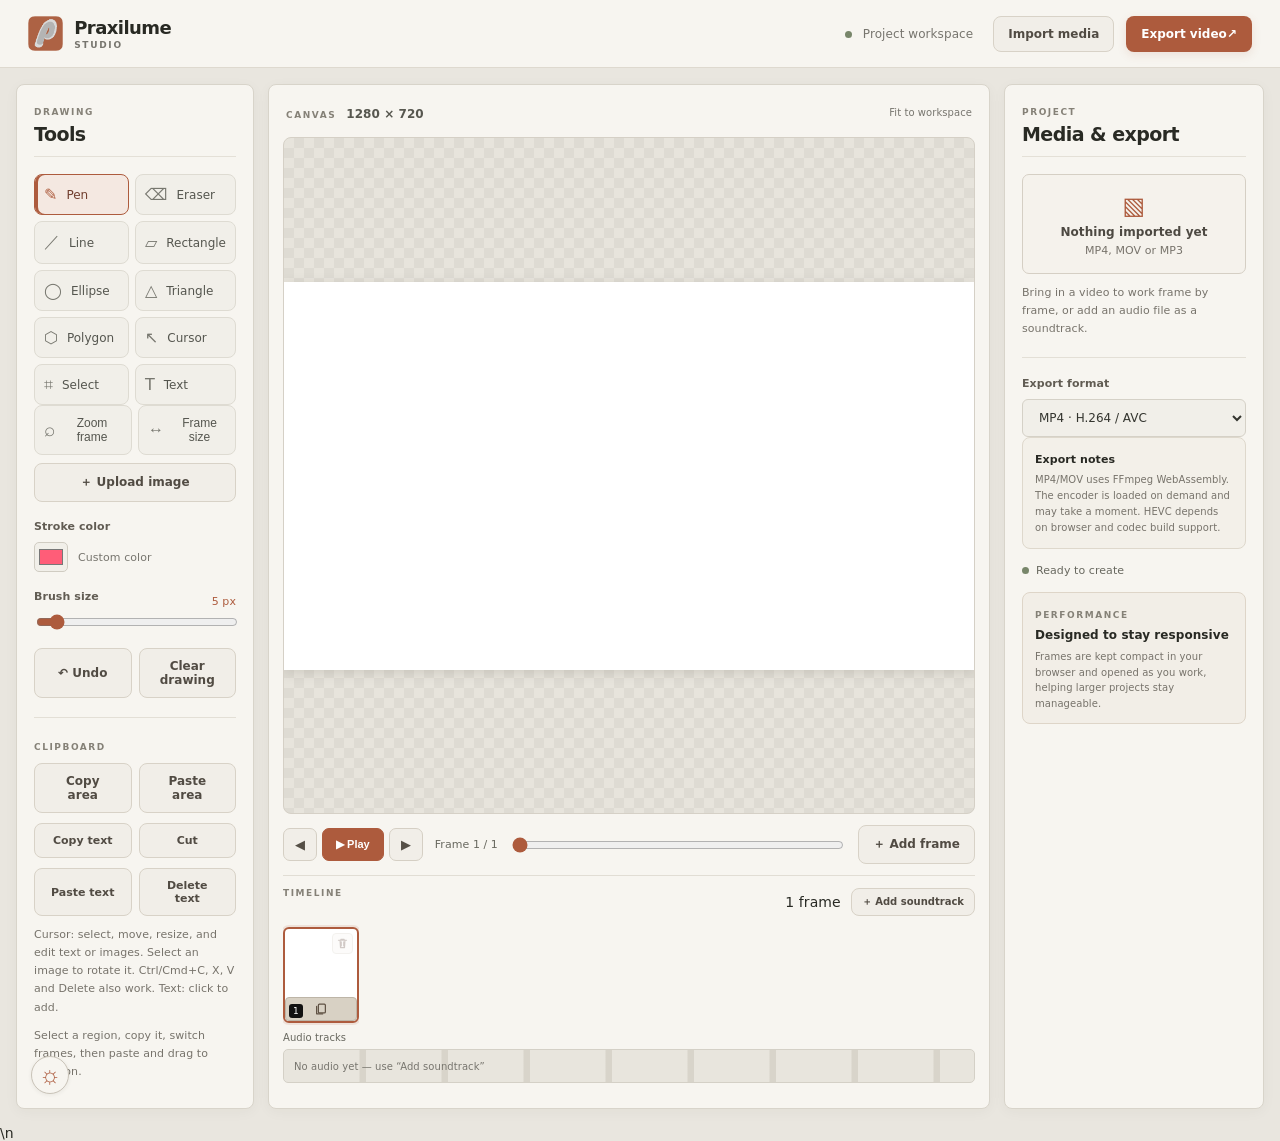
<file: index.html>
<!doctype html>
<html lang="en">
<head>
  <meta charset="utf-8">
  <meta name="viewport" content="width=device-width,initial-scale=1">
  <meta name="theme-color" content="#e9e6df">
  <title>Praxilume — Animation Studio</title>
  <link rel="icon" type="image/png" href="icon.png">
  <link rel="apple-touch-icon" href="icon.png">
  <link rel="stylesheet" href="styles.css">
</head>
<body>
  <header class="topbar">
    <a class="brand" href="#" aria-label="Praxilume home"><img class="brand-mark" src="icon.png" alt=""><span>Praxilume <small>STUDIO</small></span></a>
    <div class="top-actions">
      <span class="project-status"><i></i> Project workspace</span>
      <button class="button button-secondary" id="open">Import media</button>
      <input id="file" type="file" accept="video/*" hidden><input id="audio-file" type="file" accept="audio/*,.mp3,.wav,.m4a,.aac,.ogg,.flac" hidden>
      <button class="button button-primary" id="export"><span>Export video</span><span aria-hidden="true">↗</span></button>
    </div>
  </header>
  <main class="app-shell">
    <aside class="panel tool-panel">
      <div class="panel-heading"><div><span class="eyebrow">DRAWING</span><h2>Tools</h2></div></div>
      <div class="tool-grid">
        <button class="tool active" data-tool="pen"><span>✎</span>Pen</button>
        <button class="tool" data-tool="eraser"><span>⌫</span>Eraser</button>
        <button class="tool" data-tool="line"><span>／</span>Line</button>
        <button class="tool" data-tool="rect"><span>▱</span>Rectangle</button>
        <button class="tool" data-tool="ellipse"><span>◯</span>Ellipse</button><button class="tool" data-tool="triangle"><span>△</span>Triangle</button><button class="tool" data-tool="polygon"><span>⬡</span>Polygon</button>
        <button class="tool" data-tool="cursor"><span>↖</span>Cursor</button><button class="tool" data-tool="select"><span>⌗</span>Select</button><button class="tool" data-tool="text"><span>T</span>Text</button>
      </div>
      <input id="image-file" type="file" accept="image/*" hidden><div class="tool-grid zoom-size-tools"><button class="tool zoom-frame-button" id="zoom-frame" type="button" aria-pressed="false"><span aria-hidden="true" class="zoom-icon">⌕</span>Zoom frame</button><button class="tool frame-size-button" id="frame-size" type="button" aria-pressed="false"><span aria-hidden="true">↔</span>Frame size</button></div><button class="button button-secondary image-upload-button" id="image-upload">＋ Upload image</button>
      <div class="control-group"><label for="color">Stroke color</label><div class="color-row"><input id="color" type="color" value="#ff5d78"><span>Custom color</span></div></div>
      <div class="control-group"><div class="label-row"><label for="size">Brush size</label><output id="size-value">5 px</output></div><input id="size" type="range" min="1" max="60" value="5"></div>
      <div class="button-stack"><button class="button button-secondary" id="undo">↶ Undo</button><button class="button button-secondary" id="clear">Clear drawing</button></div>
      <div class="divider"></div>
      <span class="eyebrow">CLIPBOARD</span>
      <div class="button-row"><button class="button button-secondary" id="copy">Copy area</button><button class="button button-secondary" id="paste">Paste area</button></div><div class="button-row text-actions"><button class="button button-secondary" id="text-copy">Copy text</button><button class="button button-secondary" id="text-cut">Cut</button></div><div class="button-row text-actions"><button class="button button-secondary" id="text-paste">Paste text</button><button class="button button-secondary" id="text-delete">Delete text</button></div>
      <p class="hint">Cursor: select, move, resize, and edit text or images. Select an image to rotate it. Ctrl/Cmd+C, X, V and Delete also work. Text: click to add.</p><p class="hint">Select a region, copy it, switch frames, then paste and drag to position.</p>
      <button id="theme-toggle" class="theme-toggle" type="button" aria-label="Switch to dark mode" title="Switch to dark mode"><span aria-hidden="true">☼</span></button>
    </aside>
    <section class="editor">
      <div class="workspace-toolbar"><div><span class="eyebrow">CANVAS</span><strong id="canvas-label">1280 × 720</strong></div><label class="opacity-control" id="opacity-control" hidden><span id="opacity-label">Opacity</span><input id="object-opacity" type="range" min="0" max="100" value="100"><output id="opacity-value">100%</output></label><div class="perspective-control" id="perspective-control" hidden><label><span>X perspective</span><input id="image-perspective-x" type="range" min="-0.45" max="0.45" step="0.001" value="0"><input id="perspective-x-value" class="perspective-number" type="number" min="-0.45" max="0.45" step="0.001" value="0.000" aria-label="X perspective value"></label><label><span>Y perspective</span><input id="image-perspective-y" type="range" min="-0.45" max="0.45" step="0.001" value="0"><input id="perspective-y-value" class="perspective-number" type="number" min="-0.45" max="0.45" step="0.001" value="0.000" aria-label="Y perspective value"></label></div><label class="shape-fill-control" id="shape-fill-control" hidden><input id="shape-fill" type="checkbox"><span>Fill shape</span></label><label class="polygon-sides-control" id="polygon-sides-control" hidden><span>Sides</span><input id="polygon-sides" type="range" min="5" max="30" value="6"><input id="polygon-sides-number" type="number" min="5" max="30" value="6" aria-label="Polygon sides"></label><span class="zoom-label">Fit to workspace</span></div>
      <div class="stage" id="stage"><canvas id="c" width="1280" height="720"></canvas><div class="empty-state" id="empty-state"><div class="empty-icon">✦</div><h2>Ready when you are</h2><p>Bring in a clip, or start with a blank frame.</p><button class="button button-primary" id="empty-import">Import video</button></div></div>
      <div class="transport">
        <div class="transport-buttons"><button id="prev" title="Previous frame">◀</button><button id="play" class="play-button">▶ Play</button><button id="next" title="Next frame">▶</button></div>
        <div class="frame-readout"><span id="count">Frame 1 / 1</span><input id="scrub" type="range" min="0" max="0" value="0"></div>
        <button class="button button-secondary" id="add">＋ Add frame</button>
      </div>
      <div class="timeline-wrap"><div class="timeline-header"><span class="eyebrow">TIMELINE</span><div class="timeline-actions"><span id="timeline-count">1 frame</span><button class="button button-secondary audio-upload-button" id="audio-upload">＋ Add soundtrack</button></div></div><div class="timeline" id="timeline"></div><div class="audio-track-row" id="audio-track-row"><span class="audio-track-title" id="audio-track-label">Audio track</span><div class="audio-track-scroll"><div class="audio-track-lane" id="audio-track-lane"><span class="audio-track-empty" id="audio-track-empty">No audio yet — use “Add soundtrack”</span></div></div></div>
    </section>
    <aside class="panel media-panel">
      <div class="panel-heading"><div><span class="eyebrow">PROJECT</span><h2>Media & export</h2></div></div>
      <div class="media-preview"><audio id="aud" controls hidden></audio><div id="media-placeholder"><div class="media-icon">▧</div><strong>Nothing imported yet</strong><span>MP4, MOV or MP3</span></div></div>
      <p class="hint" id="info">Bring in a video to work frame by frame, or add an audio file as a soundtrack.</p>
      <div class="divider"></div>
      <div class="control-group"><label for="format">Export format</label><select id="format"><option value="mp4">MP4 · H.264 / AVC</option><option value="mov">MOV · H.264</option><option value="hevc">MP4 · H.265 / HEVC</option><option value="movhevc">MOV · HEVC</option><option value="mpeg4">MOV · MPEG-4</option><option value="webm">WebM · Browser native</option></select></div>
      <div class="export-note"><strong>Export notes</strong><p>MP4/MOV uses FFmpeg WebAssembly. The encoder is loaded on demand and may take a moment. HEVC depends on browser and codec build support.</p></div>
      <div class="status-line"><span class="status-dot"></span><span id="status">Ready to create</span></div>
      <div class="memory-card"><span class="eyebrow">PERFORMANCE</span><strong>Designed to stay responsive</strong><p>Frames are kept compact in your browser and opened as you work, helping larger projects stay manageable.</p></div>
    </aside>
  </main>
  
  <dialog id="preview-dialog" class="preview-dialog"><div class="preview-dialog-header"><div><span class="eyebrow">PLAYBACK</span><h2>Edited video preview</h2></div><div class="preview-dialog-actions"><label for="preview-speed">Speed</label><select id="preview-speed"><option value="0.25">0.25×</option><option value="0.5">0.5×</option><option value="0.75">0.75×</option><option value="1" selected>1×</option><option value="1.25">1.25×</option><option value="1.5">1.5×</option><option value="2">2×</option></select><button class="button button-secondary" id="preview-close">Close</button></div></div><video id="preview-video" controls playsinline></video></dialog>\n  <script src="frame-store.js"></script>
  <script type="module" src="app.js"></script>
</body>
</html>
</file>
<file: styles.css>
:root{color-scheme:dark;--bg:#10131a;--panel:#191e28;--panel-2:#202735;--line:#2d3544;--muted:#8792a5;--text:#e9edf5;--accent:#7c6cf2;--accent-2:#a69aff;--radius:14px}*{box-sizing:border-box}body{margin:0;background:radial-gradient(ellipse at 50% -20%,#22263b 0%,var(--bg) 55%);color:var(--text);font:14px 'DM Sans',system-ui,sans-serif;min-height:100vh}.topbar{height:72px;display:flex;align-items:center;justify-content:space-between;padding:0 28px;border-bottom:1px solid #252c38;background:#11151dce;backdrop-filter:blur(16px)}.brand{display:flex;align-items:center;gap:12px;color:var(--text);text-decoration:none;font:700 18px 'Space Grotesk',sans-serif;letter-spacing:-.4px}.brand small{display:block;font:600 9px 'DM Sans',sans-serif;letter-spacing:2px;color:var(--muted);margin-top:2px}.brand-mark{display:block;width:35px;height:35px;object-fit:contain;border-radius:11px;background:transparent;box-shadow:none;flex:0 0 35px}.top-actions{display:flex;align-items:center;gap:12px}.project-status{font-size:12px;color:#aab4c5;margin-right:8px}.project-status i,.status-dot{display:inline-block;width:7px;height:7px;background:#5bd6a0;border-radius:50%;margin-right:7px}.button{border:1px solid transparent;border-radius:9px;padding:10px 14px;font:600 12px 'DM Sans',sans-serif;cursor:pointer;transition:.16s ease;color:var(--text)}.button:hover{transform:translateY(-1px);filter:brightness(1.1)}.button-primary{background:linear-gradient(135deg,#8172f5,#6252d5);box-shadow:0 5px 18px #6e5de733}.button-secondary{background:#252c39;border-color:#343e4e}.app-shell{display:grid;grid-template-columns:238px minmax(420px,1fr) 260px;gap:16px;padding:18px;max-width:1800px;margin:auto;min-height:calc(100vh - 72px)}.panel,.editor{background:linear-gradient(160deg,#1b202b,#171c25);border:1px solid #2b3341;border-radius:var(--radius);min-width:0;box-shadow:0 10px 35px #00000018}.panel{padding:18px;overflow:auto}.panel-heading{display:flex;justify-content:space-between;align-items:center;margin-bottom:20px}.eyebrow{font-size:9px;font-weight:700;letter-spacing:1.8px;color:#8793a8}.panel h2{font:600 20px 'Space Grotesk',sans-serif;margin:5px 0 0;letter-spacing:-.4px}.tool-grid{display:grid;grid-template-columns:1fr 1fr;gap:7px}.tool{display:flex;align-items:center;gap:9px;padding:11px 10px;border:1px solid #303949;background:#202734;border-radius:9px;color:#aeb8c9;font:500 12px 'DM Sans',sans-serif;cursor:pointer}.tool span{font-size:16px;color:#d7dceb}.tool.active{border-color:#8173f2;background:#332f51;color:#fff;box-shadow:inset 0 0 0 1px #6558cf33}.tool.active span{color:#b8afff}.control-group{margin:20px 0 0}.control-group label{display:block;color:#aab4c4;font-size:11px;font-weight:600;margin-bottom:9px}.label-row{display:flex;justify-content:space-between;align-items:center}.label-row output{font-size:11px;color:#c0b8ff}input[type=range]{width:100%;accent-color:var(--accent)}input[type=color]{width:34px;height:30px;padding:2px;border:1px solid #3b4555;background:#252c39;border-radius:7px}.color-row{display:flex;align-items:center;gap:10px;color:#8994a6;font-size:11px}select{width:100%;padding:10px 12px;border:1px solid #343e4e;border-radius:9px;background:#222936;color:#e2e8f1;font:500 12px 'DM Sans',sans-serif}.button-stack{display:grid;grid-template-columns:1fr 1fr;gap:7px;margin-top:15px}.button-stack .button{padding:10px 8px}.button-row{display:flex;gap:7px;margin-top:10px}.button-row .button{flex:1}.hint{font-size:11px;line-height:1.6;color:#7f8a9d;margin:10px 0}.divider{height:1px;background:var(--line);margin:22px 0}.editor{display:flex;flex-direction:column;padding:15px;gap:12px}.workspace-toolbar{display:flex;align-items:center;justify-content:space-between;padding:0 3px}.workspace-toolbar strong{font:600 12px 'Space Grotesk',sans-serif;color:#b7c0d0;margin-left:10px}.zoom-label{font-size:10px;color:#7f8b9e}.stage{position:relative;flex:1;min-height:350px;display:flex;align-items:center;justify-content:center;overflow:hidden;border:1px solid #303847;border-radius:10px;background-color:#121720;background-image:linear-gradient(45deg,#1a202b 25%,transparent 25%),linear-gradient(-45deg,#1a202b 25%,transparent 25%),linear-gradient(45deg,transparent 75%,#1a202b 75%),linear-gradient(-45deg,transparent 75%,#1a202b 75%);background-size:22px 22px;background-position:0 0,0 11px,11px -11px,-11px 0}.stage canvas{max-width:100%;max-height:100%;width:auto;height:auto;object-fit:contain;background:#fff;box-shadow:0 12px 30px #0008;touch-action:none}.empty-state{position:absolute;text-align:center;max-width:260px;color:#cbd3e1;pointer-events:auto}.empty-state[hidden]{display:none}.empty-icon{font-size:28px;color:#a89cff}.empty-state h2{font:600 17px 'Space Grotesk',sans-serif;margin:10px 0}.empty-state p{font-size:11px;color:#8d99ad;line-height:1.6}.transport{display:flex;align-items:center;gap:12px}.transport-buttons{display:flex;gap:5px}.transport-buttons button{border:1px solid #364051;background:#242c39;color:#dce3ef;border-radius:7px;padding:8px 11px;cursor:pointer}.transport-buttons .play-button{background:#6556d9;border-color:#6556d9;font-size:11px;font-weight:600;padding:8px 13px}.frame-readout{display:flex;align-items:center;gap:12px;flex:1;min-width:0}.frame-readout span{white-space:nowrap;font-size:11px;color:#a9b4c6}.frame-readout input{min-width:40px;flex:1}.timeline-wrap{border-top:1px solid #2b3340;padding-top:12px}.timeline-header{display:flex;justify-content:space-between;margin-bottom:9px}.timeline-header span:last-child{font-size:10px;color:#8792a5}.timeline{display:flex;gap:7px;overflow:auto;padding:2px 0 5px;min-height:84px}.thumb{position:relative;flex:0 0 76px;width:76px;height:auto;align-self:flex-start;border:2px solid #343d4c;border-radius:7px;overflow:visible;background:#fff;cursor:pointer;display:flex;flex-direction:column;gap:4px}.thumb canvas{flex:0 0 64px;height:64px;width:100%;border-radius:3px;overflow:hidden}.thumb.active{border-color:#9486ff;box-shadow:0 0 0 2px #7869e633}.thumb canvas{width:100%;height:100%;object-fit:contain}.thumb small{position:absolute;bottom:3px;left:4px;padding:2px 4px;border-radius:3px;background:#111b;color:white;font-size:9px}.media-preview{position:relative;min-height:100px;border:1px dashed #3a4555;border-radius:10px;background:#141a23;display:flex;align-items:center;justify-content:center;padding:12px}.media-preview video,.media-preview audio{width:100%;max-width:100%}.media-preview video[hidden],.media-preview audio[hidden]{display:none}#media-placeholder{display:flex;align-items:center;flex-direction:column;gap:5px;color:#9ba7b9;font-size:11px}#media-placeholder strong{font-size:12px;color:#cdd5e3}#media-placeholder[hidden]{display:none}.media-icon{font-size:24px;color:#8f83ff}.export-note{border:1px solid #333d4d;background:#202734;border-radius:9px;padding:12px}.export-note strong{font-size:11px}.export-note p{font-size:10px;line-height:1.6;color:#8995a8;margin:6px 0 0}.status-line{display:flex;align-items:center;font-size:11px;color:#aab5c5;margin:15px 0}.memory-card{padding:12px;background:#202b2a;border:1px solid #2e4842;border-radius:9px}.memory-card strong{display:block;font-size:12px;margin:7px 0}.memory-card p{font-size:10px;line-height:1.55;color:#91a99f;margin:0}@media(max-width:1150px){.app-shell{grid-template-columns:210px minmax(360px,1fr)}.media-panel{grid-column:1/-1;display:grid;grid-template-columns:repeat(3,1fr);gap:12px;align-items:start}.media-panel .panel-heading{grid-column:1/-1;margin:0}.media-panel .divider{display:none}.media-panel .status-line{margin:0}}@media(max-width:760px){.topbar{padding:0 14px}.project-status{display:none}.app-shell{display:flex;flex-direction:column;padding:10px}.editor{min-height:65vh;order:0}.tool-panel{order:1}.media-panel{order:2;display:block}.stage{min-height:280px}.transport{flex-wrap:wrap}.frame-readout{order:3;flex-basis:100%}.brand{font-size:15px}.top-actions{gap:6px}.button{padding:9px 10px}}\n.preview-dialog{width:min(1100px,94vw);max-width:none;padding:18px;border:1px solid #394354;border-radius:16px;background:#171d28;color:var(--text);box-shadow:0 24px 90px #000b}.preview-dialog::backdrop{background:#05070bd9;backdrop-filter:blur(5px)}.preview-dialog-header{display:flex;align-items:center;justify-content:space-between;gap:16px;margin-bottom:14px}.preview-dialog-header h2{font:600 19px 'Space Grotesk',sans-serif;margin:5px 0 0}.preview-dialog video{display:block;width:100%;max-height:75vh;background:#05070b;border-radius:10px}.preview-dialog:not([open]){display:none}@media(max-width:760px){.preview-dialog{padding:12px}.preview-dialog-header{align-items:flex-start}.transport #preview-open{flex:1}}
.audio-track-row{display:flex;flex-direction:column;gap:6px;overflow:visible;padding:4px 0 8px}.audio-track-row[hidden]{display:none}.audio-track-title{font-size:10px;color:#aeb9cb}.audio-track-lane{position:relative;height:34px;min-width:76px;border:1px solid #303b4d;border-radius:6px;background:repeating-linear-gradient(90deg,#1b2530 0,#1b2530 75px,#293343 76px,#293343 82px);overflow:hidden}.audio-track-clip{position:absolute;top:3px;bottom:3px;left:0;min-width:24px;border:1px solid #5ac5a2;border-radius:5px;background:linear-gradient(90deg,#245d56,#287b68);color:#eafff8;display:flex;align-items:center;padding:0 9px;font-size:10px;font-weight:700;white-space:nowrap;overflow:hidden;cursor:grab;touch-action:none;user-select:none}.audio-track-clip:active{cursor:grabbing}.timeline-wrap{overflow-x:auto}.timeline{width:max-content}.audio-track-row{width:max-content;min-width:100%}

.timeline-actions{display:flex;align-items:center;gap:10px}.audio-upload-button{padding:6px 10px;font-size:10px}.audio-track-row[hidden]{display:none!important}.audio-track-scroll{width:100%;overflow-x:auto;overflow-y:hidden;padding-bottom:3px}.audio-track-lane{width:100%;min-width:100%;}

/* Keep the soundtrack lane visible even when the project has no audio. */
.audio-track-row{display:flex!important;min-height:48px}
.audio-track-row[hidden]{display:flex!important}
.audio-track-lane{min-height:34px;overflow:hidden}
.audio-track-clip[hidden],.audio-track-empty[hidden]{display:none!important}
.audio-track-empty{position:absolute;inset:0;display:flex;align-items:center;padding:0 10px;color:#7f8da1;font-size:10px;pointer-events:none}

.tool[data-tool=text]{grid-column:span 2}

.canvas-text-editor{position:absolute;z-index:5;resize:both;overflow:auto;min-width:100px;min-height:32px;padding:5px 7px;border:1px solid #9587ff;border-radius:4px;outline:2px solid #7868ee55;background:#ffffffed;color:#111;font-family:Arial,sans-serif;line-height:1.2;box-shadow:0 4px 18px #0004;}

.empty-state{pointer-events:none}.empty-state button{pointer-events:auto}.canvas-text-editor{z-index:20;pointer-events:auto;cursor:text}

/* Text mode must keep clicks on the canvas and show its crosshair cursor. */
#stage{cursor:crosshair}
#stage #empty-state{pointer-events:none!important}
#stage canvas{position:relative;z-index:1}
#stage .canvas-text-editor{z-index:3;cursor:text;pointer-events:auto}

/* Cursor tool: selected text gets a clear resize grip. */
.tool[data-tool=cursor]{grid-column:span 2}
#stage canvas{cursor:default}

/* Cursor and Select are equal-sized neighboring tools. */
.tool[data-tool=cursor],.tool[data-tool=select]{grid-column:auto}
.text-actions .button{font-size:11px}

.canvas-text-toolbar{position:absolute;z-index:25;display:flex;align-items:center;gap:5px;padding:4px;background:#202735;border:1px solid #7568d8;border-radius:7px;box-shadow:0 4px 14px #0007}.text-font-toggle{width:25px;height:24px;padding:0;border:1px solid #5b6190;border-radius:5px;background:#39345f;color:#fff;font:700 14px Georgia,serif;cursor:pointer}.text-font-select{width:145px;max-width:45vw;padding:5px 7px;font-size:11px}.text-font-select[hidden]{display:none}

/* Keep the font picker button visible inside the text box's top-right corner. */
.canvas-text-toolbar{z-index:50;position:absolute;display:flex;align-items:flex-start;gap:4px;padding:2px;background:transparent;border:0;border-radius:4px;box-shadow:none;pointer-events:auto}.text-font-toggle{display:grid;place-items:center;width:25px;height:25px;padding:0;border:1px solid #7568d8;border-radius:5px;background:#292443eF;color:#fff;font:italic 700 18px Georgia,'Times New Roman',serif;line-height:1;cursor:pointer;pointer-events:auto}.text-font-select{position:absolute;right:0;top:27px;width:150px;max-width:45vw;padding:6px 8px;font-size:11px;background:#222936;color:#e2e8f1;border:1px solid #7568d8;border-radius:6px;box-shadow:0 4px 14px #0008;pointer-events:auto}

/* Tiny font picker sits at the top-right of the selected text's viewing bounds. */
.stage .text-font-toggle{position:absolute;z-index:40;width:16px;height:16px;min-width:0;min-height:0;padding:0;margin:0;display:grid;place-items:center;border:1px solid #000;border-radius:4px;background:#fff;color:#3a0770;font:italic 700 11px/14px Georgia,'Times New Roman',serif;cursor:pointer;box-sizing:border-box}
.stage .text-font-toggle[hidden],.stage .text-font-select[hidden]{display:none}
.stage .text-font-select{position:absolute;z-index:41;right:auto;top:auto;width:150px;max-width:45vw;padding:5px 7px;background:#222936;color:#e2e8f1;border:1px solid #7568d8;border-radius:5px;font-size:11px;box-shadow:0 4px 14px #0008}

/* Ensure the tiny control is anchored to the stage overlay, not laid out beside the canvas. */
.stage .text-font-toggle{position:absolute!important;flex:none;transform:none;}

/* Scrollable custom font menu with a compact, consistent footprint. */
.stage .text-font-select{position:absolute;z-index:60;width:170px;max-width: min(45vw, 240px);max-height:180px;overflow-y:auto;overflow-x:hidden;overscroll-behavior:contain;padding:4px;background:#fff;color:#252033;border:1px solid #3a0770;border-radius:6px;box-shadow:0 5px 18px #0006}
.stage .text-font-select[hidden]{display:none!important}
.stage .text-font-option{display:block;width:100%;padding:6px 8px;border:0;border-radius:3px;background:transparent;color:#252033;text-align:left;font-size:12px;white-space:nowrap;cursor:pointer}
.stage .text-font-option:hover,.stage .text-font-option.selected{background:#eee8f7;color:#3a0770}
.stage .text-font-select::-webkit-scrollbar{width:7px}
.stage .text-font-select::-webkit-scrollbar-thumb{background:#b7a8ca;border-radius:8px}


/* Warm, practical studio finish: quiet surfaces, restrained color, clear hierarchy. */
:root{
 color-scheme:light;
 --bg:#e9e6df;--panel:#f7f5f0;--panel-2:#eeece5;--line:#d8d4ca;
 --muted:#77756e;--text:#282923;--accent:#ad5b3d;--accent-2:#c47a5d;--radius:8px;
}
body{background:var(--bg);color:var(--text);font-family:Inter,-apple-system,BlinkMacSystemFont,"Segoe UI",sans-serif}
.topbar{background:#f7f5f0;border-bottom:1px solid #d8d4ca;backdrop-filter:none}
.brand{color:#282923;font-family:inherit;font-weight:700;letter-spacing:-.5px}
.brand small{font-family:inherit;letter-spacing:1.2px;color:#77756e}
.brand-mark{background:transparent;border-radius:7px;box-shadow:none}
.project-status{color:#77756e}
.project-status i,.status-dot{background:#78866a}
.button{border-radius:6px;font-family:inherit;transition:background .14s ease,border-color .14s ease}
.button:hover{transform:none;filter:none}
.button-primary{background:#ad5b3d;box-shadow:none;color:#fff}
.button-primary:hover{background:#964a30}
.button-secondary{background:#eeece5;border-color:#d5d1c7;color:#34352f}
.button-secondary:hover{background:#e5e1d8;border-color:#c8c2b6}
.app-shell{gap:14px;padding:16px}
.panel,.editor{background:var(--panel);border:1px solid #d8d4ca;border-radius:8px;box-shadow:0 2px 8px #30291b0a}
.panel{padding:16px}
.panel-heading{margin-bottom:17px}
.eyebrow{font-size:10px;letter-spacing:1px;color:#858177;font-weight:650}
.panel h2{font-family:inherit;font-size:19px;letter-spacing:-.35px;color:#292a24}
.tool-grid{gap:6px}
.tool{padding:10px 9px;border:1px solid #dedbd2;background:#f1efe9;border-radius:6px;color:#55564f;font-family:inherit}
.tool span{color:#77776f}
.tool:hover{background:#eae7df;border-color:#cbc6bb}
.tool.active{border-color:#b86a4d;background:#f4e8e1;color:#713e2e;box-shadow:inset 3px 0 #ad5b3d}
.tool.active span{color:#ad5b3d}
.control-group{margin-top:18px}
.control-group label{color:#55564f}
.label-row output{color:#ad5b3d}
input[type=range]{accent-color:#ad5b3d}
input[type=color]{border:1px solid #d0ccc2;background:#f1efe9;border-radius:5px}
.color-row{color:#77756e}
select{border:1px solid #d5d1c7;border-radius:6px;background:#f1efe9;color:#34352f;font-family:inherit}
.hint{color:#77756e;line-height:1.55}
.divider{background:#dedbd2;margin:19px 0}
.editor{padding:13px;gap:11px}
.workspace-toolbar strong{font-family:inherit;color:#57574f;font-weight:650}
.zoom-label{color:#77756e}
.stage{border:1px solid #d4d0c6;border-radius:6px;background-color:#e7e4dc;background-image:linear-gradient(45deg,#dedbd3 25%,transparent 25%),linear-gradient(-45deg,#dedbd3 25%,transparent 25%),linear-gradient(45deg,transparent 75%,#dedbd3 75%),linear-gradient(-45deg,transparent 75%,#dedbd3 75%);background-size:20px 20px;background-position:0 0,0 10px,10px -10px,-10px 0}
.stage canvas{box-shadow:0 3px 12px #30291b20}
.empty-state{color:#34352f}
.empty-icon{color:#ad5b3d}
.empty-state h2{font-family:inherit;font-size:17px}
.empty-state p{color:#77756e}
.transport-buttons button{border:1px solid #d5d1c7;background:#f1efe9;color:#42433c;border-radius:6px}
.transport-buttons button:hover{background:#e6e2d9}
.transport-buttons .play-button{background:#ad5b3d;border-color:#ad5b3d;color:#fff}
.frame-readout span{color:#68685f}
.timeline-wrap{border-top:1px solid #dedbd2}
.timeline-header span:last-child{color:#77756e}
.thumb{border:2px solid #d5d1c7;border-radius:5px}
.thumb.active{border-color:#ad5b3d;box-shadow:0 0 0 2px #ad5b3d20}
.thumb small{background:#34352f;color:#fff}
.media-preview{border:1px dashed #c9c4b8;border-radius:7px;background:#f1efe9}
#media-placeholder{color:#77756e}
#media-placeholder strong{color:#34352f}
.media-icon{color:#ad5b3d}
.export-note{border:1px solid #dedbd2;background:#f1efe9;border-radius:7px}
.export-note p{color:#77756e}
.status-line{color:#68685f}
.memory-card{padding:12px;background:#f0f0e9;border:1px solid #d9dbce;border-radius:7px}
.memory-card p{color:#6d7565}
.preview-dialog{border:1px solid #d8d4ca;border-radius:9px;background:#f7f5f0;color:#282923;box-shadow:0 16px 50px #30291b30}
.preview-dialog::backdrop{background:#29282088;backdrop-filter:blur(2px)}
.preview-dialog-header h2{font-family:inherit}
.preview-dialog video{background:#282923;border-radius:6px}
.audio-track-title{color:#68685f}
.audio-track-lane{border:1px solid #d4d0c6;border-radius:5px;background:repeating-linear-gradient(90deg,#e8e5dd 0,#e8e5dd 75px,#d8d4ca 76px,#d8d4ca 82px)}
.audio-track-clip{border:1px solid #6c866e;border-radius:4px;background:#788c70;color:#fff}
.audio-track-empty{color:#77756e}
.canvas-text-editor{border:1px solid #ad5b3d;outline:1px solid #ad5b3d33;box-shadow:0 2px 8px #30291b20}
.stage .text-font-toggle{border:1px solid #3a0770;border-radius:4px;background:#fff;color:#3a0770}
.stage .text-font-select{border:1px solid #c9c2d0;border-radius:6px;box-shadow:0 4px 12px #30291b20}
.stage .text-font-option:hover,.stage .text-font-option.selected{background:#f1e9f4;color:#3a0770}
@media(max-width:760px){.topbar{background:#f7f5f0}.app-shell{padding:9px}.editor{min-height:65vh}}


/* Fixed corner theme switch */
.theme-toggle{position:fixed;left:16px;bottom:16px;z-index:1000;width:38px;height:38px;display:grid;place-items:center;border:1px solid #c9c3b8;border-radius:50%;background:#f7f5f0;color:#ad5b3d;font:24px/1 Georgia,serif;box-shadow:0 2px 8px #30291b20;cursor:pointer}
.theme-toggle:hover{background:#fff;transform:translateY(-1px)}
body.dark-mode{color-scheme:dark;--bg:#171918;--panel:#222522;--panel-2:#2a2e29;--line:#3b4039;--muted:#a0a497;--text:#e8e8df;--accent:#c17b5b;--accent-2:#d09270;background:#171918;color:#e8e8df}
body.dark-mode .topbar{background:#20231f;border-color:#383d36}
body.dark-mode .brand{color:#e8e8df}
body.dark-mode .brand small,body.dark-mode .project-status,body.dark-mode .hint,body.dark-mode .zoom-label,body.dark-mode .color-row,body.dark-mode .frame-readout span,body.dark-mode .timeline-header span:last-child{color:#a0a497}
body.dark-mode .panel,body.dark-mode .editor{background:#222522;border-color:#3b4039;box-shadow:0 2px 8px #0002}
body.dark-mode .panel h2,body.dark-mode .workspace-toolbar strong{color:#e2e2d8}
body.dark-mode .tool{background:#2b2f2a;border-color:#41463e;color:#d0d1c7}
body.dark-mode .tool span{color:#c3c5b9}
body.dark-mode .tool:hover{background:#343930;border-color:#555b50}
body.dark-mode .tool.active{background:#49392f;border-color:#c17b5b;color:#fff;box-shadow:inset 3px 0 #c17b5b}
body.dark-mode .tool.active span,body.dark-mode .label-row output{color:#e0a080}
body.dark-mode .control-group label,body.dark-mode .eyebrow{color:#b4b5a9}
body.dark-mode select,body.dark-mode input[type=color]{background:#2b2f2a;border-color:#4a5047;color:#e8e8df}
body.dark-mode .button-secondary{background:#30352e;border-color:#4a5047;color:#e5e5db}
body.dark-mode .button-secondary:hover{background:#3a4037;border-color:#62695c}
body.dark-mode .button-primary{background:#ad6244;border-color:#ad6244;color:#fff}
body.dark-mode .divider,body.dark-mode .timeline-wrap{border-color:#3b4039;background-color:#3b4039}
body.dark-mode .stage{border-color:#454a42;background-color:#292d28;background-image:linear-gradient(45deg,#333831 25%,transparent 25%),linear-gradient(-45deg,#333831 25%,transparent 25%),linear-gradient(45deg,transparent 75%,#333831 75%),linear-gradient(-45deg,transparent 75%,#333831 75%)}
body.dark-mode .stage canvas{box-shadow:0 3px 12px #0008}
body.dark-mode .empty-state{color:#e8e8df}
body.dark-mode .empty-state p{color:#a0a497}
body.dark-mode .transport-buttons button{background:#30352e;border-color:#4a5047;color:#e5e5db}
body.dark-mode .transport-buttons .play-button{background:#ad6244;border-color:#ad6244}
body.dark-mode .thumb{border-color:#4a5047}
body.dark-mode .thumb.active{border-color:#d09270;box-shadow:0 0 0 2px #d0927030}
body.dark-mode .media-preview{background:#292d28;border-color:#555b50}
body.dark-mode #media-placeholder,body.dark-mode #media-placeholder strong{color:#c4c5ba}
body.dark-mode .export-note{background:#2b2f2a;border-color:#454b42}
body.dark-mode .export-note p,body.dark-mode .status-line{color:#b4b5a9}
body.dark-mode .memory-card{background:#2c332b;border-color:#4b5947}
body.dark-mode .memory-card p{color:#b5c0a9}
body.dark-mode .preview-dialog{background:#222522;border-color:#454a42;color:#e8e8df}
body.dark-mode .preview-dialog::backdrop{background:#000b}
body.dark-mode .audio-track-title{color:#c4c5ba}
body.dark-mode .audio-track-lane{background:repeating-linear-gradient(90deg,#292f29 0,#292f29 75px,#3b4339 76px,#3b4339 82px);border-color:#454d43}
body.dark-mode .audio-track-empty{color:#a0a497}
body.dark-mode .theme-toggle{background:#2b2f2a;border-color:#596052;color:#e8d28b;box-shadow:0 2px 8px #0005}
body.dark-mode .theme-toggle:hover{background:#383e35}
@media(max-width:760px){.theme-toggle{left:12px;bottom:12px;width:36px;height:36px}}


/* Keep the theme switch inside the tools panel */
.tool-panel{position:relative;padding-bottom:68px}
.tool-panel .theme-toggle{position:absolute;left:14px;bottom:14px}
@media(max-width:760px){.tool-panel .theme-toggle{left:12px;bottom:12px}}


/* Keep Text aligned with the other two-column tool buttons. */
.tool[data-tool="text"]{grid-column:auto}


/* Compact delete control on each timeline frame thumbnail. */
.thumb{position:relative}
.thumb-delete{position:absolute;top:4px;right:4px;z-index:3;width:21px;height:21px;padding:3px;display:grid;place-items:center;border:1px solid #d8d4ca;border-radius:4px;background:#f7f5f0;color:#6b5147;opacity:.9;cursor:pointer}
.thumb-delete svg{display:block;width:13px;height:13px;fill:none;stroke:currentColor;stroke-width:1.4;stroke-linecap:round;stroke-linejoin:round}
.thumb-delete:hover:not(:disabled){background:#f1e1dc;border-color:#ad5b3d;color:#923f2d}
.thumb-delete:disabled{opacity:.3;cursor:not-allowed}
body.dark-mode .thumb-delete{background:#292f29;border-color:#596052;color:#e0b5a1}
body.dark-mode .thumb-delete:hover:not(:disabled){background:#49332e;border-color:#d09270;color:#ffd4bf}


/* Image object selection and rotate control, matching the text controls. */
.image-upload-button{width:100%;margin-top:8px}
.stage{position:relative}
.stage .image-rotate-toggle{position:absolute!important;z-index:55;width:18px;height:18px;min-width:0;min-height:0;padding:0;display:grid;place-items:center;border:1px solid #3a0770;border-radius:4px;background:#fff;color:#3a0770;font:700 16px/16px Arial,sans-serif;cursor:pointer;box-shadow:0 1px 3px #0003}
.stage .image-rotate-toggle[hidden]{display:none!important}


/* Shape fill control sits beside the canvas dimensions. */
.shape-fill-control{display:inline-flex;align-items:center;gap:7px;margin-left:auto;margin-right:18px;padding:5px 9px;border:1px solid var(--line);border-radius:6px;background:var(--panel);color:var(--text);font-size:11px;white-space:nowrap;cursor:pointer}
.shape-fill-control[hidden]{display:none!important}
.shape-fill-control input{accent-color:var(--accent);margin:0}


/* Shape fill and polygon side-count controls in the canvas toolbar. */
.shape-fill-control{display:inline-flex;align-items:center;gap:7px;margin-left:auto;margin-right:10px;padding:5px 9px;border:1px solid var(--line);border-radius:6px;background:var(--panel);color:var(--text);font-size:11px;white-space:nowrap;cursor:pointer}
.shape-fill-control[hidden],.polygon-sides-control[hidden]{display:none!important}
.shape-fill-control input{accent-color:var(--accent);margin:0}
.polygon-sides-control{display:inline-flex;align-items:center;gap:7px;margin-right:14px;padding:5px 9px;border:1px solid var(--line);border-radius:6px;background:var(--panel);color:var(--text);font-size:11px;white-space:nowrap}
.polygon-sides-control input[type="range"]{width:92px;accent-color:var(--accent)}
.polygon-sides-control input[type="number"]{width:43px;padding:3px 4px;border:1px solid var(--line);border-radius:4px;background:var(--panel);color:var(--text);font:inherit}


/* Multi-channel audio timeline: each soundtrack has its own draggable row. */
.audio-track-lane{height:auto;min-height:34px;overflow:visible}
.audio-track-clip{height:30px;top:4px;box-sizing:border-box;padding:0 8px 0 27px;overflow:hidden;display:flex;align-items:center}
.audio-track-delete{position:absolute;left:3px;top:3px;z-index:2;width:21px;height:21px;padding:0;border:1px solid #d8d4ca;border-radius:4px;background:#f7f5f0;color:#795346;font-size:12px;line-height:18px;cursor:pointer}
.audio-track-delete:hover{background:#f1e1dc;border-color:#ad5b3d;color:#923f2d}
.audio-track-clip-label{overflow:hidden;text-overflow:ellipsis;white-space:nowrap;pointer-events:none}
body.dark-mode .audio-track-delete{background:#292f29;border-color:#596052;color:#e0b5a1}
body.dark-mode .audio-track-delete:hover{background:#49332e;border-color:#d09270;color:#ffd4bf}

.audio-track-delete svg{display:block;width:14px;height:14px;fill:none;stroke:currentColor;stroke-width:1.7;stroke-linecap:round;stroke-linejoin:round}

.audio-track-clip{height:30px;bottom:auto}


/* Optional 4x high-resolution export control. */


.thumb-duplicate{width:100%;height:24px;flex:0 0 24px;padding:3px;display:grid;place-items:center;border:1px solid #596052;border-radius:4px;background:#292f29;color:#e0b5a1;cursor:pointer}
.thumb-duplicate svg{display:block;width:14px;height:14px;fill:none;stroke:currentColor;stroke-width:1.4;stroke-linecap:round;stroke-linejoin:round}
.thumb-duplicate:hover{background:#49332e;border-color:#d09270;color:#ffd4bf}

/* Frame zoom tool, matching the image upload button footprint. */
.zoom-frame-button{display:flex;align-items:center;justify-content:center;gap:7px;font-weight:600}
.zoom-frame-button span{font-size:19px;line-height:12px}
.zoom-frame-button.active{background:#f4e8e1;border-color:#ad5b3d;color:#713e2e;box-shadow:inset 3px 0 #ad5b3d}
#stage{overflow:auto}
#stage canvas{transform-origin:0 0}
body.dark-mode .zoom-frame-button.active{background:#49392f;border-color:#c17b5b;color:#fff}

/* Keep Zoom frame selection visually consistent with the drawing tools. */
.zoom-frame-button.active{border-color:#b86a4d;background:#f4e8e1;color:#713e2e;box-shadow:inset 3px 0 #ad5b3d}.zoom-frame-button.active .zoom-icon{color:#ad5b3d}
body.dark-mode .zoom-frame-button.active{background:#49392f;border-color:#c17b5b;color:#fff;box-shadow:inset 3px 0 #c17b5b}body.dark-mode .zoom-frame-button.active .zoom-icon{color:#e0a080}

/* Zoom and frame-size controls use the same footprint as the drawing tools. */
.zoom-frame-button,.frame-size-button{width:100%;min-width:0;justify-content:flex-start;margin:0;font:500 12px 'DM Sans',sans-serif}
.zoom-frame-button.active,.frame-size-button.active{border-color:#b86a4d;background:#f4e8e1;color:#713e2e;box-shadow:inset 3px 0 #ad5b3d}
.zoom-frame-button.active span,.frame-size-button.active span{color:#ad5b3d}
body.dark-mode .zoom-frame-button.active,body.dark-mode .frame-size-button.active{background:#49392f;border-color:#c17b5b;color:#fff;box-shadow:inset 3px 0 #c17b5b}
body.dark-mode .zoom-frame-button.active span,body.dark-mode .frame-size-button.active span{color:#e0a080}


/* Duplicate-frame button: darker beige in light mode, original green-charcoal in dark mode. */
.thumb-duplicate{border-color:#bdb5a7;background:#d8d1c4;color:#5f5143}
.thumb-duplicate:hover{background:#c9c0b1;border-color:#a99e8d;color:#493b30}
body.dark-mode .thumb-duplicate{border-color:#596052;background:#292f29;color:#e0b5a1}
body.dark-mode .thumb-duplicate:hover{background:#49332e;border-color:#d09270;color:#ffd4bf}


/* Thumbnail frame numbers keep their light-mode appearance and stay white in dark mode. */
body.dark-mode .thumb small{color:#fff}


/* Frame-number badge: black with white text in light mode, inverted in dark mode. */
.thumb small{background:#111;color:#fff}
body.dark-mode .thumb small{background:#fff;color:#111}


/* Explicit frame index badge colors for both themes. */
.thumb .thumb-frame-number{background:#111!important;color:#fff!important}
body.dark-mode .thumb .thumb-frame-number{background:#fff!important;color:#111!important}


/* Small finishing touches: calm, consistent and practical rather than overly glossy. */
:focus-visible{outline:2px solid #ad5b3d;outline-offset:2px}
.button:active,.tool:active,.transport-buttons button:active{transform:translateY(1px)}
.panel,.editor{box-shadow:0 1px 3px #30291b0a}
.panel-heading{padding-bottom:11px;border-bottom:1px solid #e4e0d7}
.panel h2{font-weight:650}
.tool{min-height:39px}
.button,.tool,select,.transport-buttons button{transition:background-color .14s ease,border-color .14s ease,color .14s ease,box-shadow .14s ease}
.button-primary{background:#a9573b}
.button-primary:hover{background:#954a32}
.button-secondary{background:#f0eee8}
.button-secondary:hover{background:#e7e3da}
.stage{border-color:#cbc6ba}
.media-preview{border-style:solid}
.export-note{background:#f3f1eb}
.memory-card{background:#eeefe7}
.theme-toggle{box-shadow:0 1px 4px #30291b12}
body.dark-mode :focus-visible{outline-color:#d09270}
body.dark-mode .panel-heading{border-bottom-color:#3b4039}
body.dark-mode .panel,body.dark-mode .editor{box-shadow:0 1px 3px #0002}
body.dark-mode .button-primary{background:#ad6244}
body.dark-mode .button-primary:hover{background:#bd7050}
body.dark-mode .button-secondary{background:#30352e}
body.dark-mode .button-secondary:hover{background:#3a4037}
body.dark-mode .export-note{background:#2b2f2a}
body.dark-mode .memory-card{background:#2c332b}


/* Praxilume finishing pass: quieter surfaces, clearer hierarchy, familiar colours. */
:root{--radius:12px}
body{font-family:Inter,"DM Sans",system-ui,-apple-system,BlinkMacSystemFont,"Segoe UI",sans-serif;letter-spacing:.005em}
.topbar{height:68px;padding-inline:clamp(16px,2.2vw,30px);border-bottom-color:#ded9cf;background:#f7f5f0}
.brand{gap:11px;letter-spacing:-.55px}
.brand small{letter-spacing:1.7px}
.app-shell{gap:14px;padding:16px;min-height:calc(100vh - 68px)}
.panel,.editor{box-shadow:0 3px 14px #30291b0a}
.panel{padding:17px}
.panel-heading{margin-bottom:17px}
.eyebrow{letter-spacing:1.55px;font-size:9px}
.panel h2{font-size:19px;letter-spacing:-.55px}
.tool{min-height:39px;border-radius:8px;transition:background .15s ease,border-color .15s ease,color .15s ease}
.tool:hover{border-color:#bdb5a8;background:#f0ede6;color:#574f45}
.tool.active{border-color:#ad5b3d;background:#f4e8e1;color:#713e2e;box-shadow:inset 3px 0 #ad5b3d}
.tool.active span{color:#ad5b3d}
.button{border-radius:8px;transition:background .15s ease,border-color .15s ease,box-shadow .15s ease,transform .15s ease}
.button:hover{transform:translateY(-1px);filter:none}
.button-secondary{background:#f1eee8;border-color:#d8d2c7;color:#514b43}
.button-secondary:hover{background:#e9e4da;border-color:#c7bfb2}
.button-primary{background:#ad5b3d;box-shadow:0 3px 10px #ad5b3d22}
.button-primary:hover{background:#9d4e33}
.control-group label{color:#615c53}
.hint{color:#77736b;line-height:1.65}
.divider{background:#e3dfd6;margin:19px 0}
.editor{padding:14px;gap:11px}
.workspace-toolbar{min-height:27px}
.stage{border-color:#d5d0c6;border-radius:8px}
.transport-buttons button{border-color:#d5cfc4;background:#f1eee8;color:#554f46;border-radius:7px}
.transport-buttons .play-button{background:#ad5b3d;border-color:#ad5b3d;color:#fff}
.timeline-wrap{border-color:#e1ddd4}
.thumb{border-color:#cfc9be;border-radius:6px}
.thumb.active{border-color:#ad5b3d;box-shadow:0 0 0 2px #ad5b3d20}
.media-preview{border-color:#d5cfc4;background:#f5f2ec}
#media-placeholder{color:#77736b}
#media-placeholder strong{color:#4d4942}
.export-note{background:#f3f0e9;border-color:#ded8cc;border-radius:8px}
.export-note p{color:#77736b}
.memory-card{background:#f2eee7;border-color:#ded5c8;border-radius:8px}
.memory-card p{color:#77736b}
:where(button,input,select,textarea):focus-visible{outline:2px solid #ad5b3d;outline-offset:2px}
body.dark-mode .topbar{background:#20231f;border-color:#383d36}
body.dark-mode .panel,body.dark-mode .editor{box-shadow:0 3px 16px #0002}
body.dark-mode .tool:hover{background:#30352f;border-color:#62675b;color:#f0eee7}
body.dark-mode .button-secondary{background:#2d322d;border-color:#454b42;color:#e5e4dc}
body.dark-mode .button-secondary:hover{background:#373d36;border-color:#62695e}
body.dark-mode .button-primary{background:#b86a4d;border-color:#b86a4d}
body.dark-mode .button-primary:hover{background:#c47a5b}
body.dark-mode .control-group label{color:#c2c2b7}
body.dark-mode .divider,body.dark-mode .timeline-wrap{background:#3b4039;border-color:#3b4039}
body.dark-mode .transport-buttons button{background:#2d322d;border-color:#454b42;color:#e5e4dc}
body.dark-mode .transport-buttons .play-button{background:#b86a4d;border-color:#b86a4d;color:#fff}
body.dark-mode .media-preview{background:#1d211d;border-color:#454b42}
body.dark-mode #media-placeholder{color:#a0a497}
body.dark-mode #media-placeholder strong{color:#e8e8df}
body.dark-mode .export-note{background:#292e28;border-color:#454b42}
body.dark-mode .export-note p,body.dark-mode .memory-card p{color:#a0a497}
body.dark-mode .memory-card{background:#292e28;border-color:#454b42}
body.dark-mode :where(button,input,select,textarea):focus-visible{outline-color:#d09270}
@media(max-width:760px){.topbar{height:64px}.app-shell{padding:10px;gap:10px}.panel{padding:15px}}

/* Audio timeline clip resizing handle */
.audio-track-resize{position:absolute;right:0;top:0;bottom:0;width:14px;padding:0;border:0;border-left:1px solid #9fc7b7;border-radius:0 3px 3px 0;background:#1d5148;color:#eafff8;font:700 12px/1 Arial,sans-serif;cursor:ew-resize;touch-action:none;user-select:none;z-index:3}
.audio-track-resize:hover{background:#327d6b}
.audio-track-clip{padding-right:17px!important}
body.dark-mode .audio-track-resize{background:#1d5148;color:#eafff8;border-left-color:#9fc7b7}

/* Selected text/image opacity control beside canvas dimensions */
.opacity-control{display:flex;align-items:center;gap:8px;padding:5px 9px;border:1px solid var(--line,#d8d4ca);border-radius:8px;background:var(--panel,#fff);font-size:12px;white-space:nowrap}
.opacity-control input{width:92px;accent-color:var(--accent,#8878ff)}
.opacity-control output{min-width:34px;text-align:right;font-variant-numeric:tabular-nums}
.opacity-control[hidden]{display:none}
@media(max-width:600px){.opacity-control{gap:5px;padding:4px 6px}.opacity-control input{width:64px}}

.audio-track-resize-left{left:0;right:auto;border-left:0;border-right:1px solid #9fc7b7;border-radius:3px 0 0 3px}
.audio-track-clip{padding-left:17px!important;padding-right:17px!important}
body.dark-mode .audio-track-resize-left{border-right-color:#9fc7b7}

/* Perspective sliders appear beside opacity for selected images. */
.perspective-control{display:flex;align-items:center;gap:9px;padding:5px 8px;border:1px solid var(--line,#d8d4ca);border-radius:8px;background:var(--panel,#fff);font-size:11px;white-space:nowrap}
.perspective-control[hidden]{display:none!important}
.perspective-control label{display:flex;align-items:center;gap:5px}
.perspective-control input[type=range]{width:76px;accent-color:var(--accent,#8878ff)}
.perspective-control .perspective-number{width:62px;padding:3px 4px;border:1px solid var(--line,#d8d4ca);border-radius:4px;background:var(--surface,#fff);color:#000!important;font:inherit;font-variant-numeric:tabular-nums}
@media(max-width:760px){.workspace-toolbar{flex-wrap:wrap}.perspective-control{gap:5px;padding:4px}.perspective-control input[type=range]{width:55px}.perspective-control .perspective-number{width:58px}}
</file>
